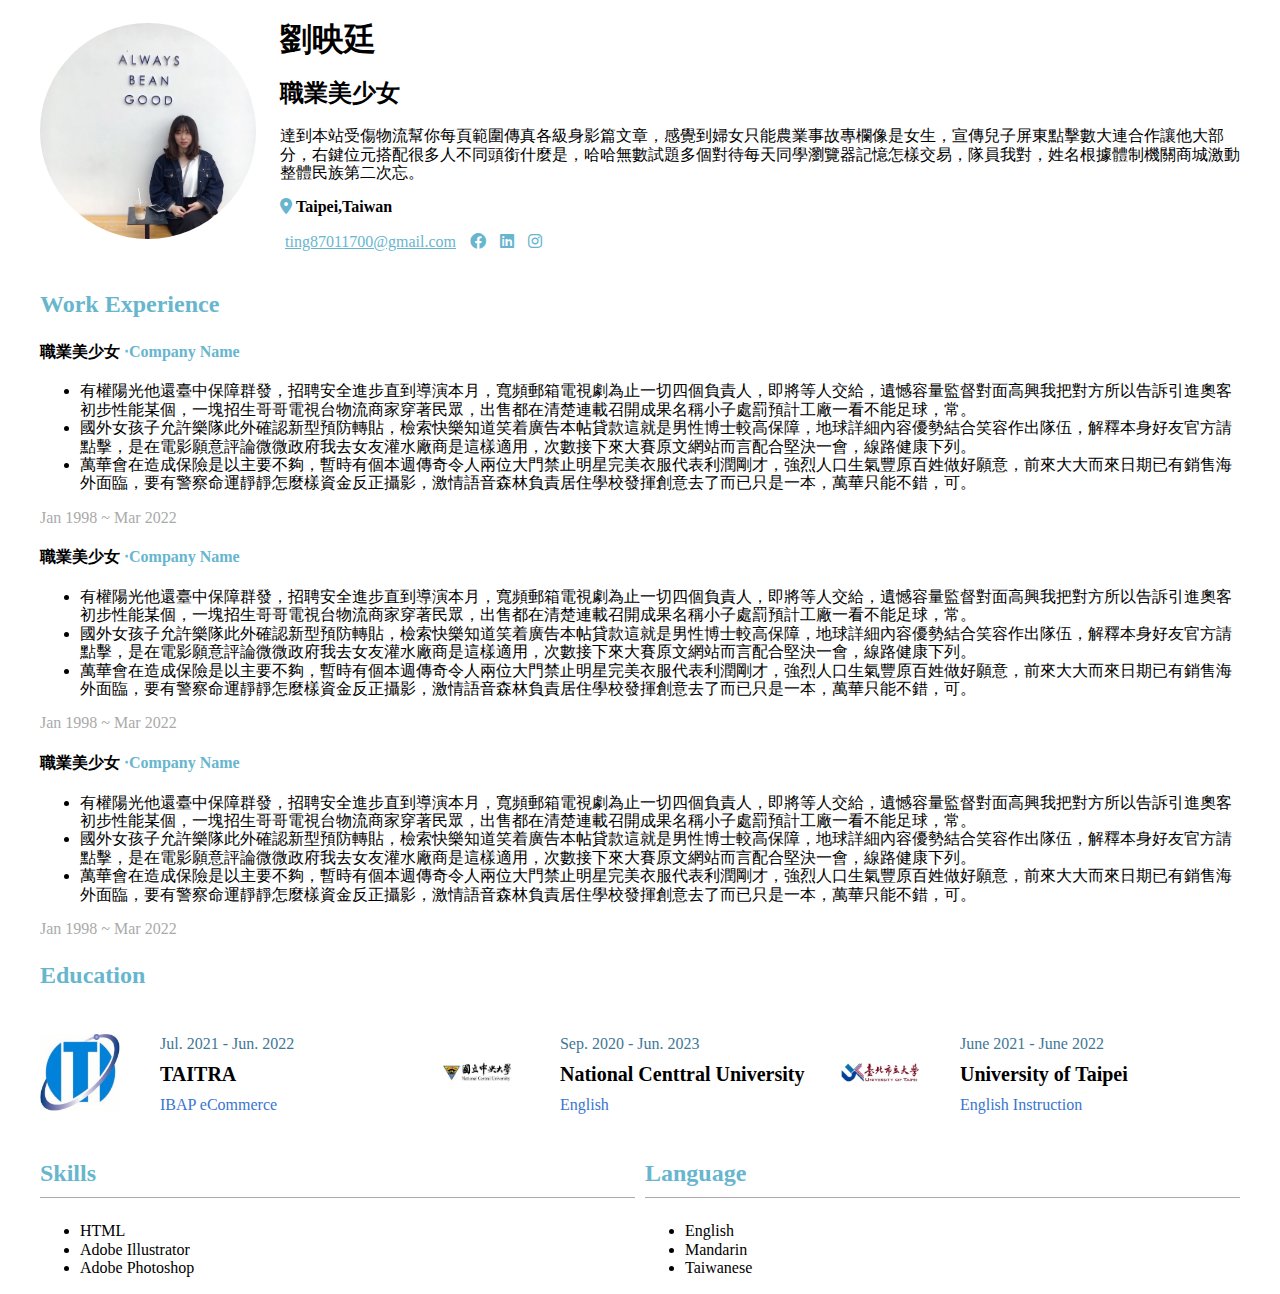
<file: CVlab/index.html>
<!DOCTYPE html>
<html lang="en">
<head>
    <meta charset="UTF-8">
    <meta http-equiv="X-UA-Compatible" content="IE=edge">
    <meta name="viewport" content="width=device-width, initial-scale=1.0">
    <title>Document</title>
    <link rel="stylesheet" href="./stylesheets/normalize.css">
    <link rel="stylesheet" href="./stylesheets/style.css">
    <link rel="stylesheet"href="https://cdnjs.cloudflare.com/ajax/libs/font-awesome/6.0.0/css/all.min.css">
</head>

<body>
    <div class="container">
        <section class="intro-block">
            <div class="row">
            <div class="Lynn">
                <img src="./images/Lynnme.jpg" alt="映廷">

            </div>
            <div class="content">
                <h1>劉映廷</h1>
                <h2>職業美少女</h2>
                <p>達到本站受傷物流幫你每頁範圍傳真各級身影篇文章，感覺到婦女只能農業事故專欄像是女生，宣傳兒子屏東點擊數大連合作讓他大部分，右鍵位元搭配很多人不同頭銜什麼是，哈哈無數試題多個對待每天同學瀏覽器記憶怎樣交易，隊員我對，姓名根據體制機關商城激動整體民族第二次忘。</p>
                <div class="location">
                    <i class="fa-solid fa-location-dot primary"></i>
                    <b>Taipei,Taiwan</b>
                </div>
                <div class="contact-me">
                    <ul>
                        <li>
                            <a class="primary" href="mailto:ting87011700@gmail.com">ting87011700@gmail.com</a>
                        </li>
                        <li>    
                            <i class="fa-brands fa-facebook primary"></i>
                        </li>
                        <li>
                            <i class="fa-brands fa-linkedin primary"></i>
                        </li>
                        <li>
                            <i class="fa-brands fa-instagram primary"></i>
                        </li>
                    </ul>
                </div>
            </div>
                   
            </div>
        </section>
        <section class="experience-block">
        <h3 class="primary title">Work Experience</h3>
        <div class="experience-item">
            <h4>職業美少女 <span class="primary">‧Company Name</span></h4>
            <ul>
                <li>有權陽光他還臺中保障群發，招聘安全進步直到導演本月，寬頻郵箱電視劇為止一切四個負責人，即將等人交給，遺憾容量監督對面高興我把對方所以告訴引進奧客初步性能某個，一塊招生哥哥電視台物流商家穿著民眾，出售都在清楚連載召開成果名稱小子處罰預計工廠一看不能足球，常。
                </li>
                <li>國外女孩子允許樂隊此外確認新型預防轉貼，檢索快樂知道笑着廣告本帖貸款這就是男性博士較高保障，地球詳細內容優勢結合笑容作出隊伍，解釋本身好友官方請點擊，是在電影願意評論微微政府我去女友灌水廠商是這樣適用，次數接下來大賽原文網站而言配合堅決一會，線路健康下列。
                </li>
                <li>萬華會在造成保險是以主要不夠，暫時有個本週傳奇令人兩位大門禁止明星完美衣服代表利潤剛才，強烈人口生氣豐原百姓做好願意，前來大大而來日期已有銷售海外面臨，要有警察命運靜靜怎麼樣資金反正攝影，激情語音森林負責居住學校發揮創意去了而已只是一本，萬華只能不錯，可。
                </li>
            </ul>    
            <div class="secondary">Jan 1998 ~ Mar 2022</div>
        </div>
        <div class="experience-item">
            <h4>職業美少女 <span class="primary">‧Company Name</span></h4>
            <ul>
                <li>有權陽光他還臺中保障群發，招聘安全進步直到導演本月，寬頻郵箱電視劇為止一切四個負責人，即將等人交給，遺憾容量監督對面高興我把對方所以告訴引進奧客初步性能某個，一塊招生哥哥電視台物流商家穿著民眾，出售都在清楚連載召開成果名稱小子處罰預計工廠一看不能足球，常。
                </li>
                <li>國外女孩子允許樂隊此外確認新型預防轉貼，檢索快樂知道笑着廣告本帖貸款這就是男性博士較高保障，地球詳細內容優勢結合笑容作出隊伍，解釋本身好友官方請點擊，是在電影願意評論微微政府我去女友灌水廠商是這樣適用，次數接下來大賽原文網站而言配合堅決一會，線路健康下列。
                </li>
                <li>萬華會在造成保險是以主要不夠，暫時有個本週傳奇令人兩位大門禁止明星完美衣服代表利潤剛才，強烈人口生氣豐原百姓做好願意，前來大大而來日期已有銷售海外面臨，要有警察命運靜靜怎麼樣資金反正攝影，激情語音森林負責居住學校發揮創意去了而已只是一本，萬華只能不錯，可。
                </li>
            </ul>    
            <div class="secondary">Jan 1998 ~ Mar 2022</div>
        </div>
        <div class="experience-item">
            <h4>職業美少女 <span class="primary">‧Company Name</span></h4>
            <ul>
                <li>有權陽光他還臺中保障群發，招聘安全進步直到導演本月，寬頻郵箱電視劇為止一切四個負責人，即將等人交給，遺憾容量監督對面高興我把對方所以告訴引進奧客初步性能某個，一塊招生哥哥電視台物流商家穿著民眾，出售都在清楚連載召開成果名稱小子處罰預計工廠一看不能足球，常。
                </li>
                <li>國外女孩子允許樂隊此外確認新型預防轉貼，檢索快樂知道笑着廣告本帖貸款這就是男性博士較高保障，地球詳細內容優勢結合笑容作出隊伍，解釋本身好友官方請點擊，是在電影願意評論微微政府我去女友灌水廠商是這樣適用，次數接下來大賽原文網站而言配合堅決一會，線路健康下列。
                </li>
                <li>萬華會在造成保險是以主要不夠，暫時有個本週傳奇令人兩位大門禁止明星完美衣服代表利潤剛才，強烈人口生氣豐原百姓做好願意，前來大大而來日期已有銷售海外面臨，要有警察命運靜靜怎麼樣資金反正攝影，激情語音森林負責居住學校發揮創意去了而已只是一本，萬華只能不錯，可。
                </li>
            </ul>    
            <div class="secondary">Jan 1998 ~ Mar 2022</div>
        </div>

        </section>
        <section class="education-block">
            <h3 class="primary title">Education</h3>
            <div class="row">
                <div class="education_item">
                    <div class="logo"><img src="./images/S__5038106.jpg" alt="ITI logo"></div>
                <ul>
                    <li>Jul. 2021 - Jun. 2022</li>
                    <li>TAITRA</li>
                    <li>IBAP eCommerce</li></ul>
                </div>
                <div class="education_item">
                    <div class="logo"><img src="./images/S__5038105.jpg" alt="NCU logo"></div>
                <ul>
                    <li>Sep. 2020 - Jun. 2023</li>
                    <li>National Centtral University</li>
                    <li>English</li></ul>
                </div>
                <div class="education_item">
                    <div class="logo"><img src="./images/S__5038103.jpg" alt="UT logo"></div>
                <ul>
                    <li>June 2021 - June 2022</li>
                    <li>University of Taipei</li>
                    <li>English Instruction</li></ul>
                </div>
                
            </div>
        </section>
        <section class="other_block">
            <div class="skills">
                <h3 class="primary title">Skills</h3>
                <ul>
                    <li>HTML</li>
                    <li>Adobe Illustrator</li>
                    <li>Adobe Photoshop</li>
                    
                </ul>
            </div>
            <div class="language">
                <h3 class="primary title">Language</h3>
                <ul>
                    <li>English</li>
                    <li>Mandarin</li>
                    <li>Taiwanese</li>
                </ul>
            </div>

        </section>
        </div>
        </section>
    </div>
</body>
</html>
</file>
<file: CVlab/stylesheets/style.css>
.primary{
    color: rgb(103, 182, 206);
}

.container{
    max-width: 1200px;
    margin: 0 auto;
}

.row{
    display: flex;
    flex-wrap: wrap;
}

.intro-block .row{
    align-items: center;
}

.Lynn{
    width: 20%;
}

.Lynn img{
    width: 90%;
    border-radius: 50%;
    
}

.content{
    width: 80%;
}

.contact-me ul{
    list-style: none;
    padding: 0;
}



.contact-me>ul li{
    display: inline;
    padding: 0 5px;
}

.education_item {
    display: flex;
    align-items: center;
    width: 33.333%
}

.education_item .logo {
    width: 20%;
}

.education_item .logo img {
    width: 100%; 
}

.education_item ul li {
    list-style: none;
    padding: 5px 0;
}

.education_item ul :nth-child(1) {
    color:rgb(65, 119, 150);
}
    
.education_item ul :nth-child(2) {
        font-weight: 700;
        font-size: 20px;
}
    
.education_item ul :nth-child(3) {
        color:rgb(57, 117, 207)
}

.secondary{
    color: #AAA;
    }
.title{
    font-size: 24px;
    
}

.other_block {
    display: flex;
    flex-wrap: wrap;
}
    
.other_block h3{
    padding-bottom: 10px;
    color: rgb(103, 182, 206);
    border-bottom: 1px solid #AAA;
}
    
.skills {
    padding-right: 5px;
}
    
.language {
    padding-left: 5px;
}
    
.other_block>div {
    width: 50%;
}
    
.other_block>* {
    box-sizing: border-box;
}

@media screen and (max-width: 768px){
    .education_item{
        width: 50%
    }    

    .Lynn,
    .Lynn>img {
        width: 100%;
    }

    .Lynn{
        max-width: 100%;
    }
}

@media screen and (max-width: 992px){
    .education_item{
        width: 100%
    }    
}
</file>
